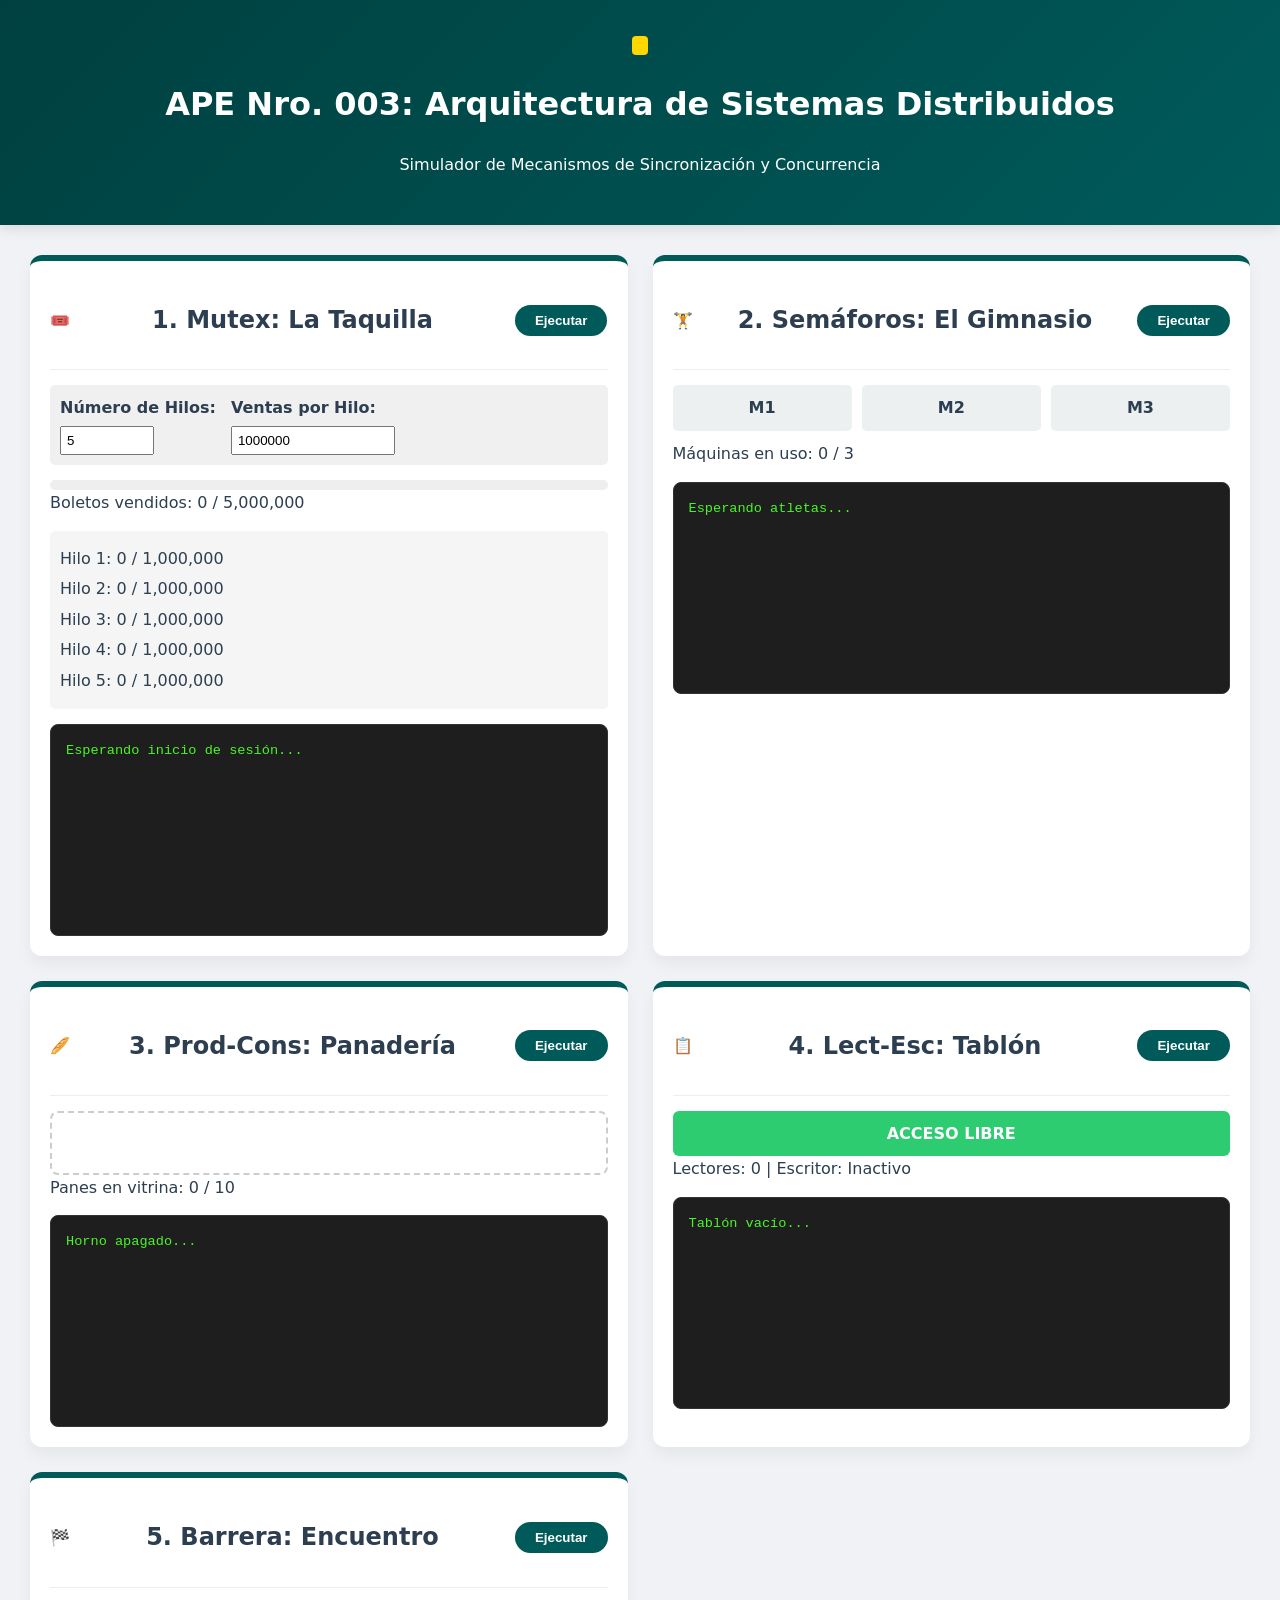
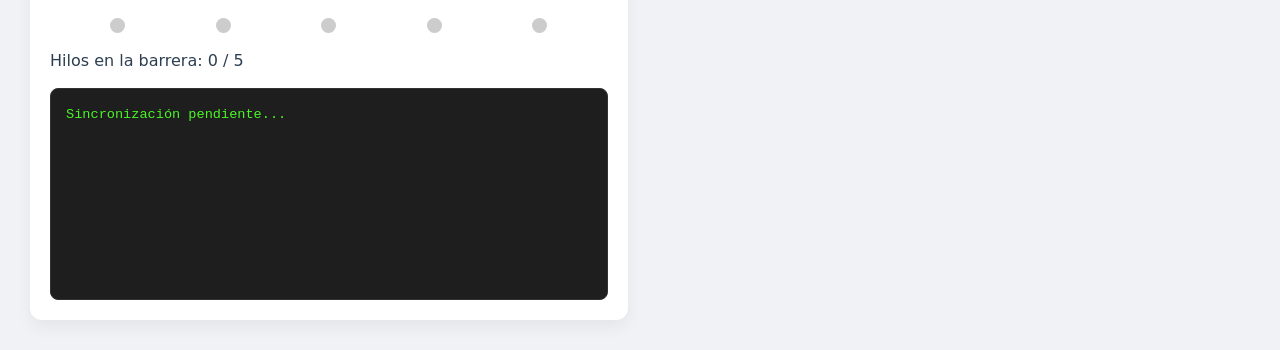
<file: index.html>
<!DOCTYPE html>
<html lang="es">
<head>
    <meta charset="UTF-8">
    <meta name="viewport" content="width=device-width, initial-scale=1.0">
    <title>Sistemas Distribuidos - UNL</title>
    <link rel="stylesheet" href="style.css">
</head>
<body>

<header>
    <div class="logo-area">
        <span class="unl-tag"></span>
        <h1>APE Nro. 003: Arquitectura de Sistemas Distribuidos</h1>
    </div>
    <p>Simulador de Mecanismos de Sincronización y Concurrencia</p>
</header>

<div class="container">
    <!-- Ejercicio 1: Mutex -->
    <section class="card" id="card-mutex">
        <div class="card-header">
            <span class="icon">🎟️</span>
            <h2>1. Mutex: La Taquilla</h2>
            <button class="btn-run" onclick="ejecutarMutex()" id="btn1">Ejecutar</button>
        </div>
        
        <div style="margin: 15px 0; padding: 10px; background: #f0f0f0; border-radius: 5px;">
            <div style="display: flex; gap: 15px; flex-wrap: wrap; align-items: center;">
                <div>
                    <label for="input_hilos" style="font-weight: bold;">Número de Hilos:</label><br>
                    <input type="number" id="input_hilos" value="5" min="1" max="20" style="width: 80px; padding: 5px; margin-top: 5px;">
                </div>
                <div>
                    <label for="input_ventas" style="font-weight: bold;">Ventas por Hilo:</label><br>
                    <input type="number" id="input_ventas" value="1000000" min="100" style="width: 150px; padding: 5px; margin-top: 5px;">
                </div>
            </div>
        </div>

        <div class="status-bar">
            <div class="progress" id="prog1" style="width: 0%"></div>
        </div>
        <div class="metrics" id="met1">Boletos vendidos: 0 / 5,000,000</div>
        <div style="margin: 15px 0; background: #f5f5f5; padding: 10px; border-radius: 5px;">
            <div id="met1_hilos_container">
                <div id="met1_hilo1" style="margin: 5px 0;">Hilo 1: 0 / 1,000,000</div>
                <div id="met1_hilo2" style="margin: 5px 0;">Hilo 2: 0 / 1,000,000</div>
                <div id="met1_hilo3" style="margin: 5px 0;">Hilo 3: 0 / 1,000,000</div>
                <div id="met1_hilo4" style="margin: 5px 0;">Hilo 4: 0 / 1,000,000</div>
                <div id="met1_hilo5" style="margin: 5px 0;">Hilo 5: 0 / 1,000,000</div>
            </div>
        </div>
        <div class="terminal" id="term1">Esperando inicio de sesión...</div>
    </section>

    <!-- Ejercicio 2: Semáforos -->
    <section class="card" id="card-semaforo">
        <div class="card-header">
            <span class="icon">🏋️</span>
            <h2>2. Semáforos: El Gimnasio</h2>
            <button class="btn-run" onclick="ejecutarSemaforos()" id="btn2">Ejecutar</button>
        </div>
        <div class="machine-grid">
            <div class="machine" id="m1">M1</div>
            <div class="machine" id="m2">M2</div>
            <div class="machine" id="m3">M3</div>
        </div>
        <div class="metrics" id="met2">Máquinas en uso: 0 / 3</div>
        <div class="terminal" id="term2">Esperando atletas...</div>
    </section>

    <!-- Ejercicio 3: Productor-Consumidor -->
    <section class="card" id="card-prodcons">
        <div class="card-header">
            <span class="icon">🥖</span>
            <h2>3. Prod-Cons: Panadería</h2>
            <button class="btn-run" onclick="ejecutarProdCons()" id="btn3">Ejecutar</button>
        </div>
        <div class="vitrina-container">
            <div class="vitrina-visual" id="vitrina-visual">
                <!-- Se llena dinámicamente -->
            </div>
        </div>
        <div class="metrics" id="met3">Panes en vitrina: 0 / 10</div>
        <div class="terminal" id="term3">Horno apagado...</div>
    </section>

    <!-- Ejercicio 4: Lectores-Escritores -->
    <section class="card" id="card-lectesc">
        <div class="card-header">
            <span class="icon">📋</span>
            <h2>4. Lect-Esc: Tablón</h2>
            <button class="btn-run" onclick="ejecutarLectEsc()" id="btn4">Ejecutar</button>
        </div>
        <div class="access-indicator" id="access-ind">ACCESO LIBRE</div>
        <div class="metrics" id="met4">Lectores: 0 | Escritor: Inactivo</div>
        <div class="terminal" id="term4">Tablón vacío...</div>
    </section>

    <!-- Ejercicio 5: Barrera -->
    <section class="card" id="card-barrera">
        <div class="card-header">
            <span class="icon">🏁</span>
            <h2>5. Barrera: Encuentro</h2>
            <button class="btn-run" onclick="ejecutarBarrera()" id="btn5">Ejecutar</button>
        </div>
        <div class="thread-sync">
            <div class="dot" id="dot1"></div>
            <div class="dot" id="dot2"></div>
            <div class="dot" id="dot3"></div>
            <div class="dot" id="dot4"></div>
            <div class="dot" id="dot5"></div>
        </div>
        <div class="metrics" id="met5">Hilos en la barrera: 0 / 5</div>
        <div class="terminal" id="term5">Sincronización pendiente...</div>
    </section>
</div>

<script src="script.js"></script>
</body>
</html>
</file>
<file: style.css>
:root {
    --primary: #005a5a;
    --secondary: #007a7a;
    --bg: #f0f2f5;
    --card-bg: #ffffff;
    --text: #2c3e50;
    --terminal-bg: #1e1e1e;
    --accent: #4af626;
    --error: #ff5555;
}

body {
    font-family: 'Segoe UI', system-ui, sans-serif;
    background-color: var(--bg);
    color: var(--text);
    margin: 0;
    line-height: 1.6;
}

header {
    background: linear-gradient(135deg, #004040 0%, #005a5a 100%);
    color: white;
    padding: 2rem;
    text-align: center;
    box-shadow: 0 4px 12px rgba(0,0,0,0.1);
}

.unl-tag {
    background: #ffd700;
    color: #000;
    padding: 2px 8px;
    font-weight: bold;
    border-radius: 4px;
    font-size: 0.8rem;
}

.container {
    display: grid;
    grid-template-columns: repeat(auto-fit, minmax(400px, 1fr));
    gap: 25px;
    padding: 30px;
    max-width: 1400px;
    margin: 0 auto;
}

.card {
    background: var(--card-bg);
    border-radius: 12px;
    padding: 20px;
    box-shadow: 0 8px 16px rgba(0,0,0,0.05);
    border-top: 6px solid var(--primary);
    transition: transform 0.3s ease;
}

.card:hover { transform: translateY(-5px); }

.card-header {
    display: flex;
    align-items: center;
    justify-content: space-between;
    margin-bottom: 15px;
    border-bottom: 1px solid #eee;
    padding-bottom: 10px;
}

.btn-run {
    background: var(--primary);
    color: white;
    border: none;
    padding: 8px 20px;
    border-radius: 20px;
    font-weight: 600;
    cursor: pointer;
}

.btn-run:hover { background: var(--secondary); }
.btn-run:disabled { background: #bdc3c7; }

.terminal {
    background: var(--terminal-bg);
    color: var(--accent);
    padding: 15px;
    border-radius: 8px;
    font-family: 'Consolas', monospace;
    font-size: 0.85rem;
    height: 180px;
    overflow-y: auto;
    margin-top: 15px;
    border: 1px solid #333;
}

.status-bar { height: 10px; background: #eee; border-radius: 5px; overflow: hidden; }
.progress { height: 100%; background: var(--primary); transition: width 0.3s; }

.machine-grid { display: flex; gap: 10px; margin: 10px 0; }
.machine { padding: 10px; background: #ecf0f1; border-radius: 5px; flex: 1; text-align: center; font-weight: bold; }
.machine.active { background: #e74c3c; color: white; }

.vitrina-visual { display: flex; flex-wrap: wrap; gap: 5px; min-height: 40px; border: 2px dashed #ccc; padding: 10px; border-radius: 8px; }
.pan-icon { font-size: 1.5rem; }

.access-indicator { 
    text-align: center; padding: 10px; border-radius: 6px; 
    font-weight: bold; background: #2ecc71; color: white; 
}
.access-indicator.locked { background: #e74c3c; }

.thread-sync { display: flex; justify-content: space-around; padding: 15px; }
.dot { width: 15px; height: 15px; background: #ccc; border-radius: 50%; }
.dot.ready { background: var(--accent); box-shadow: 0 0 10px var(--accent); }
</file>
